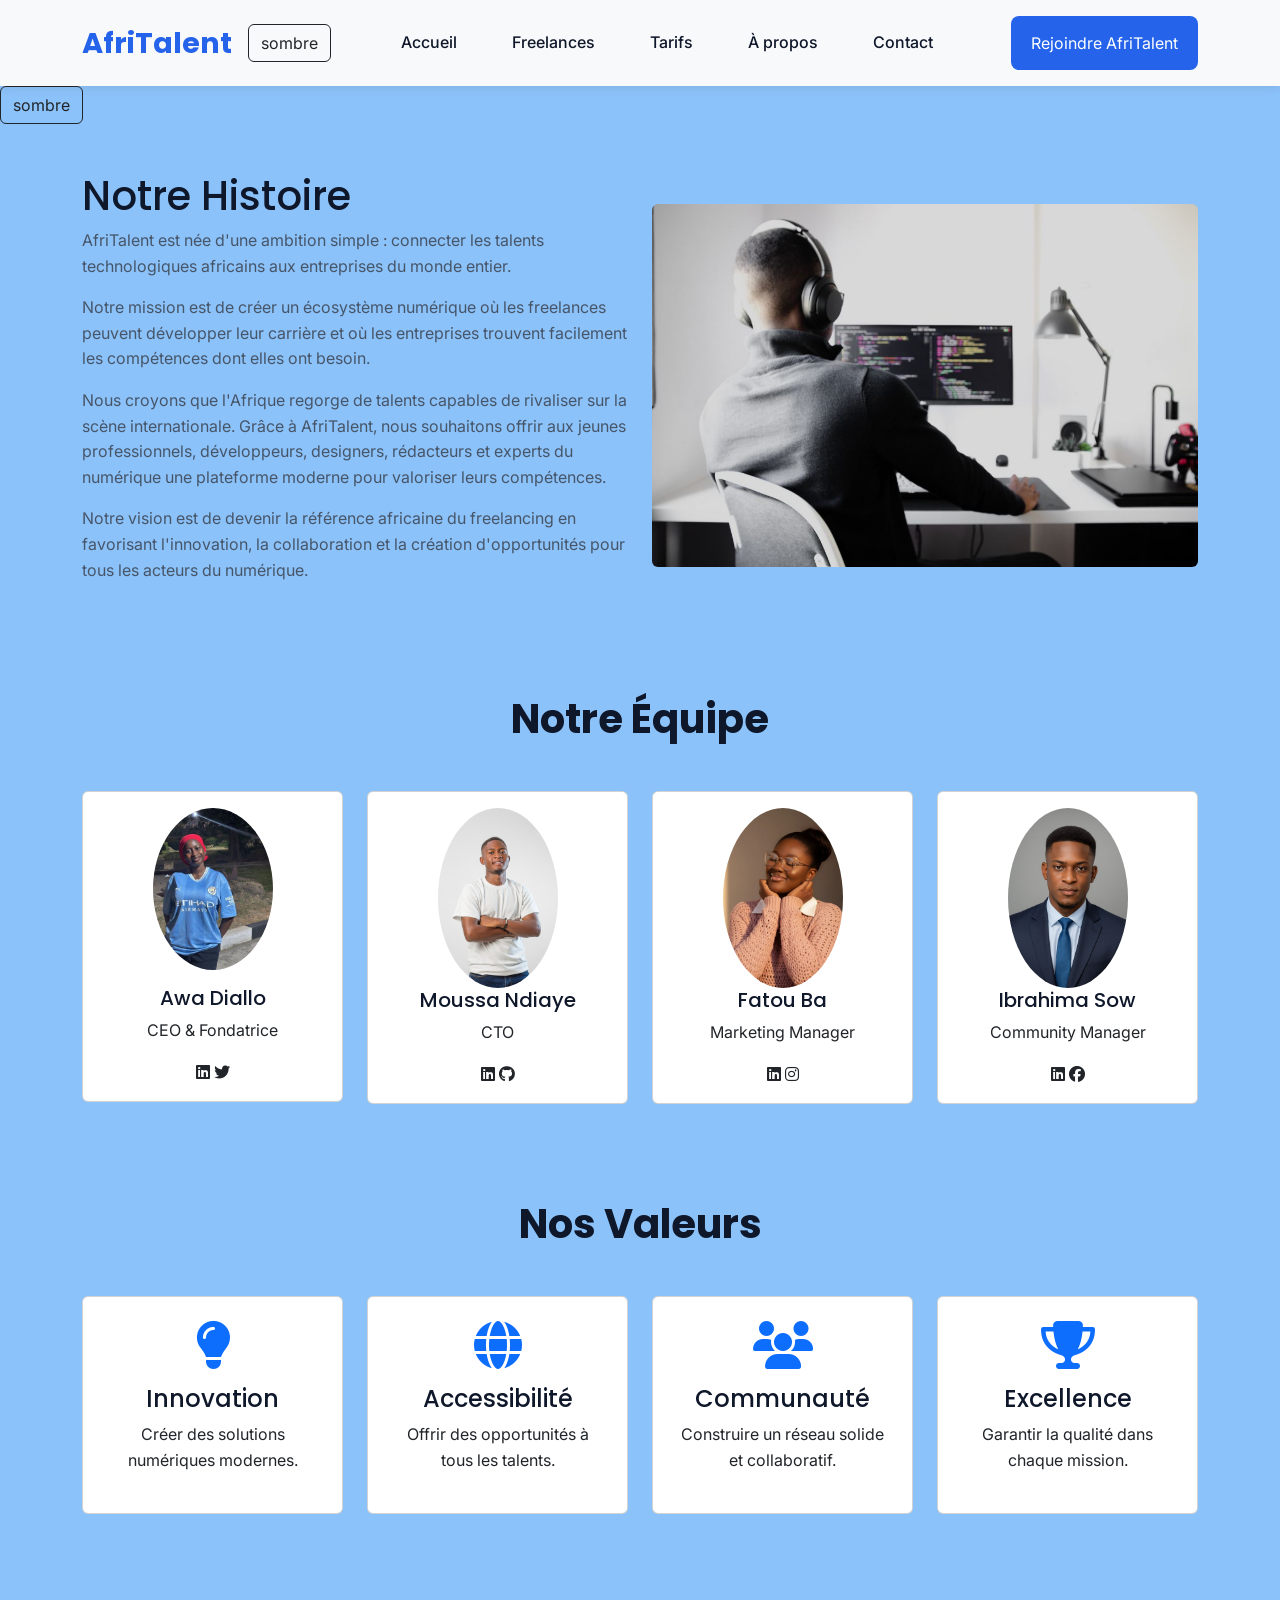
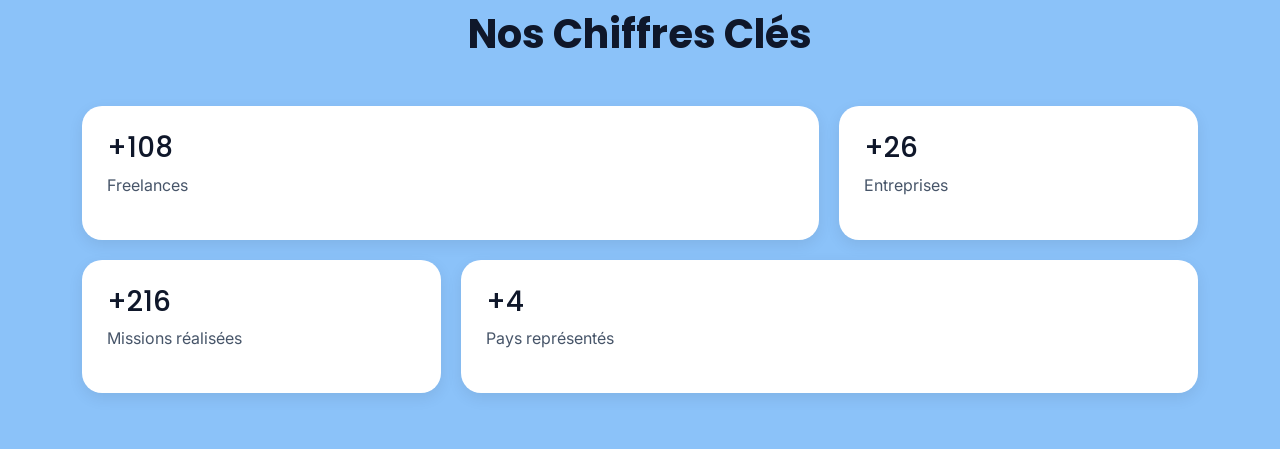
<file: about.html>
<!DOCTYPE html>
<html lang="en">
<head>
    <meta charset="UTF-8">
    <meta name="viewport" content="width=device-width, initial-scale=1.0">
     <link href="https://cdn.jsdelivr.net/npm/bootstrap@5.3.7/dist/css/bootstrap.min.css" rel="stylesheet">
     <link rel="stylesheet" href="https://cdnjs.cloudflare.com/ajax/libs/font-awesome/6.7.2/css/all.min.css">

     <link rel="preconnect" href="https://fonts.googleapis.com">
<link rel="preconnect" href="https://fonts.gstatic.com" crossorigin>

<link href="https://fonts.googleapis.com/css2?family=Inter:wght@300;400;500;600&family=Poppins:wght@400;600;700&display=swap" rel="stylesheet">
    <link rel="stylesheet" href="style.css">
    <title>AfriTalent</title>
</head>
<body>
<head>
    <nav class="navbar navbar-expand-lg navbar-light bg-light">
      <div class="container">
        <a class="navbar-brand" href="#">AfriTalent</a>

        <button
          class="navbar-toggler"
          type="button"
          data-bs-toggle="collapse"
          data-bs-target="#navbarNav"
        >
          <span class="navbar-toggler-icon"></span>
        </button>

      <button id="themeToggle" class="btn btn-outline-dark">
         sombre
      </button>
        <div class="collapse navbar-collapse" id="navbarNav">
          <ul class="navbar-nav ms-auto me-4 gap-4">
            <li class="nav-item">
              <a class="nav-link" href="index.html">Accueil</a>
            </li>
            <li class="nav-item">
              <a class="nav-link" href="freelances.html">Freelances</a>
            </li>
            <li class="nav-item">
              <a class="nav-link" href="tarifs.html">Tarifs</a>
            </li>
            <li class="nav-item">
              <a class="nav-link" href="about.html">À propos</a>
            </li>
            <li class="nav-item">
              <a class="nav-link" href="contact.html">Contact</a>
            </li>
          </ul>
          <a href="#" class="btn btn-primary ms-auto"> Rejoindre AfriTalent </a>
        </div>
      </div>
    </nav>
</head>

   <nav>
    <main>
        <button id="themeToggle" class="btn btn-outline-dark">
    sombre
</button>
    <section class="container py-5">

    <div class="row align-items-center">

        <div class="col-lg-6">
            <h1>Notre Histoire</h1>

            <p>
                AfriTalent est née d'une ambition simple :
                connecter les talents technologiques africains
                aux entreprises du monde entier.
            </p>

            <p>
                Notre mission est de créer un écosystème
                numérique où les freelances peuvent développer
                leur carrière et où les entreprises trouvent
                facilement les compétences dont elles ont besoin.
            </p>

             <p>
                Nous croyons que l'Afrique regorge de talents
                capables de rivaliser sur la scène internationale.
                Grâce à AfriTalent, nous souhaitons offrir aux
                jeunes professionnels, développeurs, designers,
                rédacteurs et experts du numérique une plateforme
                moderne pour valoriser leurs compétences.
            </p>

            <p>
                Notre vision est de devenir la référence africaine
                du freelancing en favorisant l'innovation, la
                collaboration et la création d'opportunités pour
                tous les acteurs du numérique.
            </p>
        </div>

        <div class="col-lg-6">
            <img src="image/arrier.pnj.jpg"
                 class="img-fluid rounded"
                 alt="Notre histoire">
        </div>

    </div>

    </section>

    <section class="container py-5">

    <h1 class="text-center mb-5"><strong>Notre Équipe</strong> </h1>

    <div class="row g-4">

        <div class="col-md-3">
            <div class="card text-center p-3">
                <img src="image/image3.pnj.jpg" class="rounded-circle mx-auto" width="120">
                <h5 class="mt-3">Awa Diallo</h5>
                <p>CEO & Fondatrice</p>

                <div>
                    <i class="fa-brands fa-linkedin"></i>
                    <i class="fa-brands fa-twitter"></i>
                </div>
            </div>
        </div>

        <div class="col-md-3">
            <div class="card text-center p-3">
                <img src="image/teme.pnj.jpg" class="rounded-circle mx-auto" width="120">
                <h5>Moussa Ndiaye</h5>
                <p>CTO</p>

                <div>
                    <i class="fa-brands fa-linkedin"></i>
                    <i class="fa-brands fa-github"></i>
                </div>
            </div>
        </div>

        <div class="col-md-3">
            <div class="card text-center p-3">
                <img src="image/image2.pnj.webp" class="rounded-circle mx-auto" width="120">
                <h5>Fatou Ba</h5>
                <p>Marketing Manager</p>

                <div>
                    <i class="fa-brands fa-linkedin"></i>
                    <i class="fa-brands fa-instagram"></i>
                </div>
            </div>
        </div>

        <div class="col-md-3">
            <div class="card text-center p-3">
                <img src="image/tem.pnj.jpg" class="rounded-circle mx-auto" width="120">
                <h5>Ibrahima Sow</h5>
                <p>Community Manager</p>

                <div>
                    <i class="fa-brands fa-linkedin"></i>
                    <i class="fa-brands fa-facebook"></i>
                </div>
            </div>
        </div>

    </div>
</section>

<section class="container py-5">

    <h1 class="text-center mb-5"><strong>Nos Valeurs</strong></h1>

    <div class="row g-4">

        <div class="col-md-3">
            <div class="card text-center p-4">
                <i class="fa-solid fa-lightbulb fa-3x text-primary"></i>
                <h4 class="mt-3">Innovation</h4>
                <p>Créer des solutions numériques modernes.</p>
            </div>
        </div>

        <div class="col-md-3">
            <div class="card text-center p-4">
                <i class="fa-solid fa-globe fa-3x text-primary"></i>
                <h4 class="mt-3">Accessibilité</h4>
                <p>Offrir des opportunités à tous les talents.</p>
            </div>
        </div>

        <div class="col-md-3">
            <div class="card text-center p-4">
                <i class="fa-solid fa-users fa-3x text-primary"></i>
                <h4 class="mt-3">Communauté</h4>
                <p>Construire un réseau solide et collaboratif.</p>
            </div>
        </div>

        <div class="col-md-3">
            <div class="card text-center p-4">
                <i class="fa-solid fa-trophy fa-3x text-primary"></i>
                <h4 class="mt-3">Excellence</h4>
                <p>Garantir la qualité dans chaque mission.</p>
            </div>
        </div>

    </div>

</section>

<section id="stats-section" class="container py-5">

    <h1 class="text-center mb-5"><strong> Nos Chiffres Clés</strong></h1>

    <div class="bento-grid">

        <div class="bento-card">
            <h3 id="freelances-count">0</h3>
            <p>Freelances</p>
        </div>

        <div class="bento-card">
            <h3 id="entreprises-count">0</h3>
            <p>Entreprises</p>
        </div>

        <div class="bento-card">
            <h3 id="missions-count">0</h3>
            <p>Missions réalisées</p>
        </div>

        <div class="bento-card">
            <h3 id="pays-count">0</h3>
            <p>Pays représentés</p>
        </div>

    </div>

</section>
</main>
   </nav>
   <footer>
    
   </footer>
   <button id="backToTop" title="Retour en haut">↑</button>
   <h1></h1>
    <script src="https://cdn.jsdelivr.net/npm/bootstrap@5.3.7/dist/js/bootstrap.bundle.min.js"></script>
    <script src="main.js"></script>
    
</body>
</html>
</file>
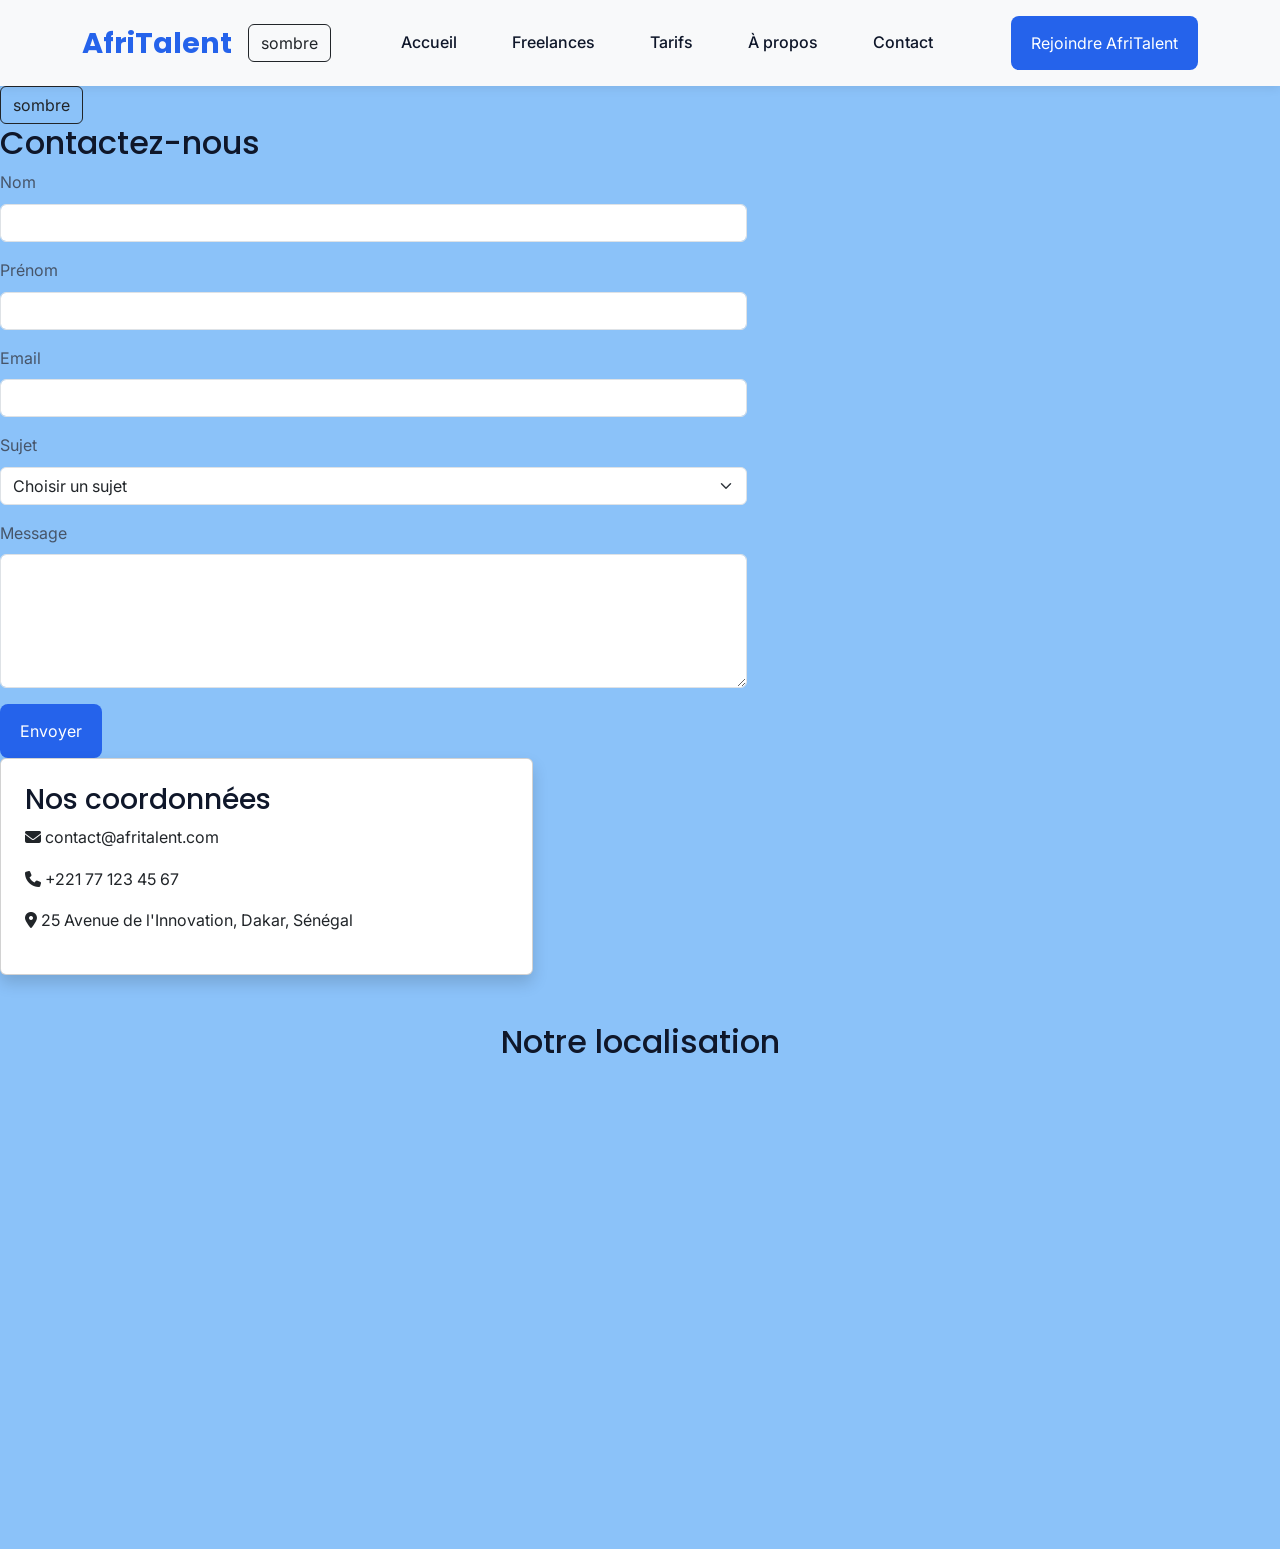
<file: contact.html>
<!DOCTYPE html>
<html lang="en">
<head>
    <meta charset="UTF-8">
    <meta name="viewport" content="width=device-width, initial-scale=1.0">
     <link href="https://cdn.jsdelivr.net/npm/bootstrap@5.3.7/dist/css/bootstrap.min.css" rel="stylesheet">
      <link rel="stylesheet" href="https://cdnjs.cloudflare.com/ajax/libs/font-awesome/6.7.2/css/all.min.css">

      <link rel="preconnect" href="https://fonts.googleapis.com">
<link rel="preconnect" href="https://fonts.gstatic.com" crossorigin>

<link href="https://fonts.googleapis.com/css2?family=Inter:wght@300;400;500;600&family=Poppins:wght@400;600;700&display=swap" rel="stylesheet">
    <link rel="stylesheet" href="style.css">
    <title>AfriTalent</title>
</head>
<body>

    <head>
    <nav class="navbar navbar-expand-lg navbar-light bg-light">
      <div class="container">
        <a class="navbar-brand" href="#">AfriTalent</a>

        <button
          class="navbar-toggler"
          type="button"
          data-bs-toggle="collapse"
          data-bs-target="#navbarNav"
        >
          <span class="navbar-toggler-icon"></span>
        </button>

      <button id="themeToggle" class="btn btn-outline-dark">
         sombre
      </button>
        <div class="collapse navbar-collapse" id="navbarNav">
          <ul class="navbar-nav ms-auto me-4 gap-4">
            <li class="nav-item">
              <a class="nav-link" href="index.html">Accueil</a>
            </li>
            <li class="nav-item">
              <a class="nav-link" href="freelances.html">Freelances</a>
            </li>
            <li class="nav-item">
              <a class="nav-link" href="tarifs.html">Tarifs</a>
            </li>
            <li class="nav-item">
              <a class="nav-link" href="about.html">À propos</a>
            </li>
            <li class="nav-item">
              <a class="nav-link" href="contact.html">Contact</a>
            </li>
          </ul>
          <a href="#" class="btn btn-primary ms-auto"> Rejoindre AfriTalent </a>
        </div>
      </div>
    </nav>
</head>
    <nav>
    <main>
        <button id="themeToggle" class="btn btn-outline-dark">
             sombre
        </button>
       <div class="col-lg-7">

    <h2 id="ContaNou">Contactez-nous</h2>

    <form id="contactForm">

        <div class="mb-3">
            <label class="form-label">Nom</label>
            <input type="text" class="form-control" id="nom">
            <small id="nomError" class="text-danger"></small>
        </div>
        <div class="mb-3">
            <label class="form-label">Prénom</label>
            <input type="text" class="form-control" id="prenom">
            <small id="prenomError" class="text-danger"></small>
        </div>

        <div class="mb-3">
            <label class="form-label">Email</label>
            <input type="email" class="form-control" id="email">
            <small id="emailError" class="text-danger"></small>
        </div>

        <div class="mb-3">
            <label class="form-label">Sujet</label>

            <select class="form-select" id="sujet">
                <option value="">Choisir un sujet</option>
                <option>Demande d'information</option>
                <option>Support technique</option>
                <option>Partenariat</option>
                <option>Autre</option>
            </select>

            <small id="sujetError" class="text-danger"></small>
        </div>

        <div class="mb-3">
            <label class="form-label">Message</label>

            <textarea
                class="form-control"
                rows="5"
                id="message"></textarea>

            <small id="messageError" class="text-danger"></small>
        </div>

        <button type="submit" class="btn btn-primary">
            Envoyer
        </button>

    </form>

    <div id="successMessage"
         class="alert alert-success mt-4 d-none">
        Votre message a été envoyé avec succès !
    </div>

</div>

<div class="col-lg-5">

    <div class="card p-4 shadow">

        <h3 id="Cord">Nos coordonnées</h3>

        <p><i class="fa-solid fa-envelope"></i> contact@afritalent.com</p>

        <p><i class="fa-solid fa-phone"></i> +221 77 123 45 67</p>

        <p><i class="fa-solid fa-location-dot"></i> 25 Avenue de l'Innovation,
           Dakar, Sénégal</p>

    </div>

</div>

<section class="container py-5">

    <h2 class="text-center mb-4">Notre localisation</h2>

    <iframe
        src="https://www.google.com/maps?q=Dakar,Senegal&output=embed"
        width="100%"
        height="400"
        style="border:0;"
        allowfullscreen=""
        loading="lazy">
    </iframe>

</section>
</main>
   </nav>
   <footer>
    
   </footer>
   <button id="backToTop" title="Retour en haut">↑</button>
 <h1></h1>
    <script src="https://cdn.jsdelivr.net/npm/bootstrap@5.3.7/dist/js/bootstrap.bundle.min.js"></script>
    <script src="main.js"></script>

</body>
</html>
</file>
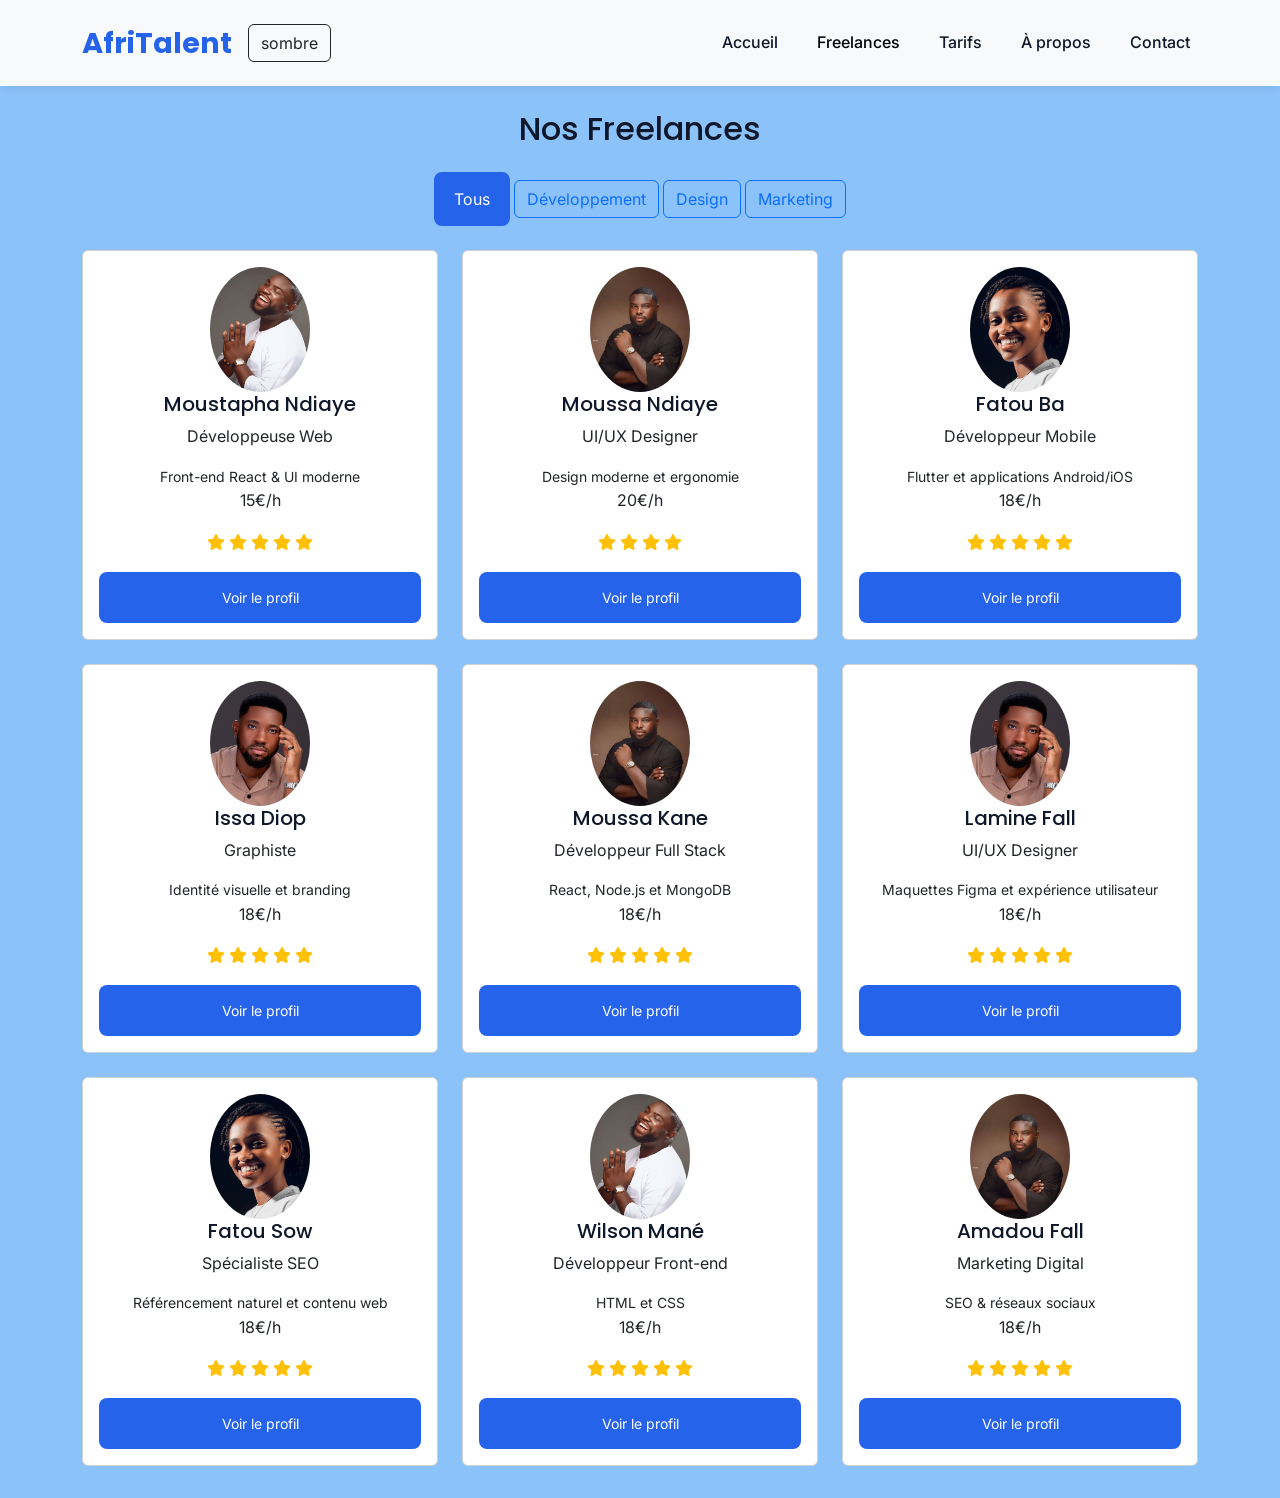
<file: freelances.html>
<!DOCTYPE html>
<html lang="en">
<head>
    <meta charset="UTF-8">
    <meta name="viewport" content="width=device-width, initial-scale=1.0">
     <link href="https://cdn.jsdelivr.net/npm/bootstrap@5.3.7/dist/css/bootstrap.min.css" rel="stylesheet">

     <link rel="preconnect" href="https://fonts.googleapis.com">
<link rel="preconnect" href="https://fonts.gstatic.com" crossorigin>

<link href="https://fonts.googleapis.com/css2?family=Inter:wght@300;400;500;600&family=Poppins:wght@400;600;700&display=swap" rel="stylesheet">
     <link
     rel="stylesheet" href="style.css" />
      <link rel="stylesheet" href="https://cdnjs.cloudflare.com/ajax/libs/font-awesome/6.7.2/css/all.min.css">
    <title></title>
</head>
<body>
    <nav class="navbar navbar-expand-lg navbar-light bg-light">
  <div class="container">
    <a class="navbar-brand" href="index.html">AfriTalent</a>

    <button class="navbar-toggler" type="button" data-bs-toggle="collapse" data-bs-target="#nav">
      <span class="navbar-toggler-icon"></span>
    </button>

    <button id="themeToggle" class="btn btn-outline-dark">
    sombre
</button>
<button id="backToTop" class="btn btn-primary">
    ↑
</button>

    <div class="collapse navbar-collapse" id="nav">
      <ul class="navbar-nav ms-auto gap-2">
        <li class="nav-item"><a class="nav-link" href="index.html">Accueil</a></li>
        <li class="nav-item"><a class="nav-link active" href="freelances.html">Freelances</a></li>
        <li class="nav-item"><a class="nav-link" href="tarifs.html">Tarifs</a></li>
        <li class="nav-item"><a class="nav-link" href="about.html">À propos</a></li>
        <li class="nav-item"><a class="nav-link" href="contact.html">Contact</a></li>
      </ul>
    </div>
  </div>
</nav>


<main>
<section class="container py-4">

  <h2 class="text-center mb-4">Nos Freelances</h2>

  <div class="text-center mb-4">

    <button class="btn btn-primary filter-btn" data-category="all">Tous</button>
    <button class="btn btn-outline-primary filter-btn" data-category="dev">Développement</button>
    <button class="btn btn-outline-primary filter-btn" data-category="design">Design</button>
    <button class="btn btn-outline-primary filter-btn" data-category="marketing">Marketing</button>

  </div>

    <div class="row g-4">

    <!-- CARTE -->
    <div class="col-md-4 freelance-card" data-category="dev">
      <div class="card p-3 text-center">
        <img src="image/image4.png" class="rounded-circle mx-auto" width="100">
        <h5>Moustapha Ndiaye</h5>
        <p>Développeuse Web</p>
        <small>Front-end React & UI moderne</small>
        <p>15€/h</p>
        <p class="text-warning">
          <i class="fa-solid fa-star"></i>
        <i class="fa-solid fa-star"></i>
        <i class="fa-solid fa-star"></i>
        <i class="fa-solid fa-star"></i>
        <i class="fa-solid fa-star"></i>
        </p>

        <button class="btn btn-primary btn-sm">Voir le profil</button>
      </div>
    </div>

    <div class="col-md-4 freelance-card" data-category="design">
      <div class="card p-3 text-center">
        <img src="image/image5.png" class="rounded-circle mx-auto" width="100">
        <h5>Moussa Ndiaye</h5>
        <p>UI/UX Designer</p>
        <small>Design moderne et ergonomie</small>
        <p>20€/h</p>
        <p class="text-warning">
          <i class="fa-solid fa-star"></i>
        <i class="fa-solid fa-star"></i>
        <i class="fa-solid fa-star"></i>
        <i class="fa-solid fa-star"></i>
        </p>

        <button class="btn btn-primary btn-sm">Voir le profil</button>
      </div>
    </div>

    <div class="col-md-4 freelance-card" data-category="marketing">
      <div class="card p-3 text-center">
        <img src="image/image1.png" class="rounded-circle mx-auto" width="100">
        <h5>Fatou Ba</h5>
        <p>Développeur Mobile</p>
        <small>Flutter et applications Android/iOS</small>
        <p>18€/h</p>
        <p class="text-warning">
          <i class="fa-solid fa-star"></i>
        <i class="fa-solid fa-star"></i>
        <i class="fa-solid fa-star"></i>
        <i class="fa-solid fa-star"></i>
        <i class="fa-solid fa-star"></i>
        </p>
        <button class="btn btn-primary btn-sm">Voir le profil</button>
      </div>
    </div>

    <div class="col-md-4 freelance-card" data-category="marketing">
      <div class="card p-3 text-center">
        <img src="image/image6.png" class="rounded-circle mx-auto" width="100">
        <h5>Issa Diop</h5>
        <p>Graphiste</p>
        <small>Identité visuelle et branding</small>
        <p>18€/h</p>
        <p class="text-warning">
          <i class="fa-solid fa-star"></i>
        <i class="fa-solid fa-star"></i>
        <i class="fa-solid fa-star"></i>
        <i class="fa-solid fa-star"></i>
        <i class="fa-solid fa-star"></i>
        </p>
        <button class="btn btn-primary btn-sm">Voir le profil</button>
      </div>
    </div>

    <div class="col-md-4 freelance-card" data-category="marketing">
      <div class="card p-3 text-center">
        <img src="image/image5.png" class="rounded-circle mx-auto" width="100">
        <h5>Moussa Kane</h5>
        <p>Développeur Full Stack</p>
        <small>React, Node.js et MongoDB</small>
        <p>18€/h</p>
       <p class="text-warning">
          <i class="fa-solid fa-star"></i>
        <i class="fa-solid fa-star"></i>
        <i class="fa-solid fa-star"></i>
        <i class="fa-solid fa-star"></i>
        <i class="fa-solid fa-star"></i>
        </p>
        <button class="btn btn-primary btn-sm">Voir le profil</button>
      </div>
    </div>

    <div class="col-md-4 freelance-card" data-category="marketing">
      <div class="card p-3 text-center">
        <img src="image/image6.png" class="rounded-circle mx-auto" width="100">
        <h5>Lamine Fall</h5>
        <p>UI/UX Designer</p>
        <small>Maquettes Figma et expérience utilisateur</small>
        <p>18€/h</p>
        <p class="text-warning">
          <i class="fa-solid fa-star"></i>
        <i class="fa-solid fa-star"></i>
        <i class="fa-solid fa-star"></i>
        <i class="fa-solid fa-star"></i>
        <i class="fa-solid fa-star"></i>
        </p>
        <button class="btn btn-primary btn-sm">Voir le profil</button>
      </div>
    </div>

    <div class="col-md-4 freelance-card" data-category="marketing">
      <div class="card p-3 text-center">
        <img src="image/image1.png" class="rounded-circle mx-auto" width="100">
        <h5>Fatou Sow</h5>
        <p>Spécialiste SEO</p>
        <small>Référencement naturel et contenu web</small>
        <p>18€/h</p>
       <p class="text-warning">
          <i class="fa-solid fa-star"></i>
        <i class="fa-solid fa-star"></i>
        <i class="fa-solid fa-star"></i>
        <i class="fa-solid fa-star"></i>
        <i class="fa-solid fa-star"></i>
        </p>
        <button class="btn btn-primary btn-sm">Voir le profil</button>
      </div>
    </div>

    <div class="col-md-4 freelance-card" data-category="marketing">
      <div class="card p-3 text-center">
        <img src="image/image4.png" class="rounded-circle mx-auto" width="100">
        <h5>Wilson Mané</h5>
        <p>Développeur Front-end</p>
        <small>HTML et CSS</small>
        <p>18€/h</p>
        <p class="text-warning">
          <i class="fa-solid fa-star"></i>
        <i class="fa-solid fa-star"></i>
        <i class="fa-solid fa-star"></i>
        <i class="fa-solid fa-star"></i>
        <i class="fa-solid fa-star"></i>
        </p>
        <button class="btn btn-primary btn-sm">Voir le profil</button>
      </div>
    </div>

    <div class="col-md-4 freelance-card" data-category="marketing">
      <div class="card p-3 text-center">
        <img src="image/image5.png" class="rounded-circle mx-auto" width="100">
        <h5>Amadou Fall</h5>
        <p>Marketing Digital</p>
        <small>SEO & réseaux sociaux</small>
        <p>18€/h</p>
       <p class="text-warning">
          <i class="fa-solid fa-star"></i>
        <i class="fa-solid fa-star"></i>
        <i class="fa-solid fa-star"></i>
        <i class="fa-solid fa-star"></i>
        <i class="fa-solid fa-star"></i>
        </p>
        <button class="btn btn-primary btn-sm">Voir le profil</button>
      </div>
    </div>

  </div>

</section>
</main>
<button id="backToTop" title="Retour en haut">↑</button>
<h1></h1>
    <script src="https://cdn.jsdelivr.net/npm/bootstrap@5.3.7/dist/js/bootstrap.bundle.min.js"></script>
    <script src="main.js"></script>
  
</body>
</html>
</file>
<file: style.css>
:root{
    --primary-color: #2563eb;
    --secondary-color: #0f172a;
    --accent-color: #f59e0b;
    --light-color: #63a8ec;
    --dark-color: #1e293b;
    --text-color: #475569;

    --font-title: "Poppins", sans-serif;
    --font-body: "Inter", sans-serif;

    --spacing-sm: 10px;
    --spacing-md: 20px;
    --spacing-lg: 40px;
}

*{
    margin:0;
    padding:0;
    box-sizing:border-box;
}

body{
    font-family: var(--font-body);
    color: var(--text-color);
    background: #8bc2f9;
    line-height:1.6;
}

h1,h2,h3,h4,h5,h6{
    font-family: var(--font-title);
    color: var(--secondary-color);
}

a{
    text-decoration:none;
}

img{
    max-width:100%;
    display:block;
}

.navbar{
    background:white;
    padding:15px 0;
    box-shadow:0 2px 10px rgba(0,0,0,0.08);
}

.navbar-brand{
    font-family:var(--font-title);
    font-size:1.8rem;
    font-weight:700;
    color:var(--primary-color);
}

.navbar-nav .nav-link{
    font-weight:500;
    margin-left:15px;
    color:var(--secondary-color);
}

.navbar-nav .nav-link:hover{
    color:var(--primary-color);
}

.btn-primary{
    background:var(--primary-color);
    border:none;
    padding:15px 20px;
    border-radius:8px;
    
}

.btn-rejoindre {
  margin-bottom: 60px;
}

footer {
    background: linear-gradient(135deg, #2f55bd, #2563eb);
}
.d-flex a {
    color: rgb(8, 0, 0);
    transition: 0.3s;
}

.d-flex a:hover {
    color: #0d6efd;
    transform: translateY(-3px);
}

/* pour que le site reste intacte*/
html, body{
    overflow-x: hidden;
    max-width: 100%;
}


/*commit 4/
/* HERO */

.hero{
    min-height:100vh;
    display:flex;
    align-items:center;
    padding:80px 0;
}

.hero h1{
    font-size:4rem;
    font-weight:700;
    margin-bottom:20px;
}

.hero h2{
    font-size:1.3rem;
    color:var(--text-color);
    margin-bottom:30px;
}

.hero-image img{
    border-radius:20px;
}

/* BENTO GRID */

.bento-grid{
    display:grid;
    grid-template-columns:repeat(3,1fr);
    gap:20px;
}

.bento-card{
    background:rgb(255, 255, 255);
    padding:25px;
    border-radius:20px;
    box-shadow:0 5px 15px rgba(0,0,0,0.08);
}

.bento-card:nth-child(1){
    grid-column:span 2;
}

.bento-card:nth-child(4){
    grid-column:span 2;
}

/* CATEGORIES */

.category-card{
    background:white;
    padding:30px;
    border-radius:20px;
    text-align:center;
    box-shadow:0 5px 15px rgba(0,0,0,0.08);

    transition:all .3s ease;
}

.category-card i{
    font-size:40px;
    color:var(--primary-color);
    margin-bottom:15px;
}

.category-card:hover{
    transform:translateY(-10px);
    box-shadow:0 15px 30px rgba(0,0,0,0.15);
    background:var(--primary-color);
    color:white;
}

.category-card:hover i{
    color:white;
}

/* TEMOIGNAGES */

.carousel-item .card{
    border:none;
    border-radius:20px;
    box-shadow:0 5px 15px rgba(0,0,0,0.1);
}

.carousel-item img{
    width:100px;
    height:100px;
    object-fit:cover;
    margin:auto;
}
.temoignage {
    overflow: hidden;
}

.testimonial-slider {
    display: flex;
    gap: 25px;
    width: max-content;
    animation: scroll-left 20s linear infinite;
}

.testimonial-slider .card {
    width: 350px;
    flex-shrink: 0;
}

@keyframes scroll-left {
    from {
        transform: translateX(0);
    }

    to {
        transform: translateX(-50%);
    }
}
.testimonial-slider:hover{
    animation-play-state: inherit;
}

/*commit 5 /

/* TABLETTE */
@media (max-width: 768px){

    .hero h1{
        font-size: 3rem;
    }

    .bento-grid{
        grid-template-columns: 1fr;
    }

    .hero{
        text-align:center;
    }

}

/* MOBILE */
@media (max-width: 576px){

    .hero h1{
        font-size: 2.2rem;
    }

    .hero h2{
        font-size: 1rem;
    }

    .category-card{
        padding:20px;
    }

    .navbar-brand{
        font-size:1.4rem;
    }

    footer{
        text-align:center;
    }

}

.bento-grid{
    display:grid;
    grid-template-columns:repeat(3,1fr);
    gap:20px;
}

@media(max-width:768px){
    .bento-grid{
        grid-template-columns:1fr;
    }
}

/*commit 6 avec js/

/* DARK MODE */

/* DARK MODE */

.dark-mode{
    background:#121212;
    color:white;
}

.navbar-scrolled{
    box-shadow:0 5px 15px rgba(0,0,0,.15);
}

#backToTop{
    position:fixed;
    bottom:20px;
    right:20px;
    display:none;
}

#backToTop {
  position: fixed;
  bottom: 30px;
  right: 30px;
  display: none;
  background-color: #000;
  color: #fff;
  border: none;
  padding: 12px 15px;
  border-radius: 50%;
  font-size: 18px;
  cursor: pointer;
  z-index: 1000;
  transition: 0.3s;
}

#backToTop:hover {
  background-color: #333;
}

form {
  width:    100%;
  margin: 0 auto;
}

/*commit 7/

/* Animation fade-in */
.fade-section {
    opacity: 0;
    transform: translateY(40px);
    transition: opacity 0.8s ease, transform 0.8s ease;
}

.fade-section.visible {
    opacity: 1;
    transform: translateY(0);
}
</file>
